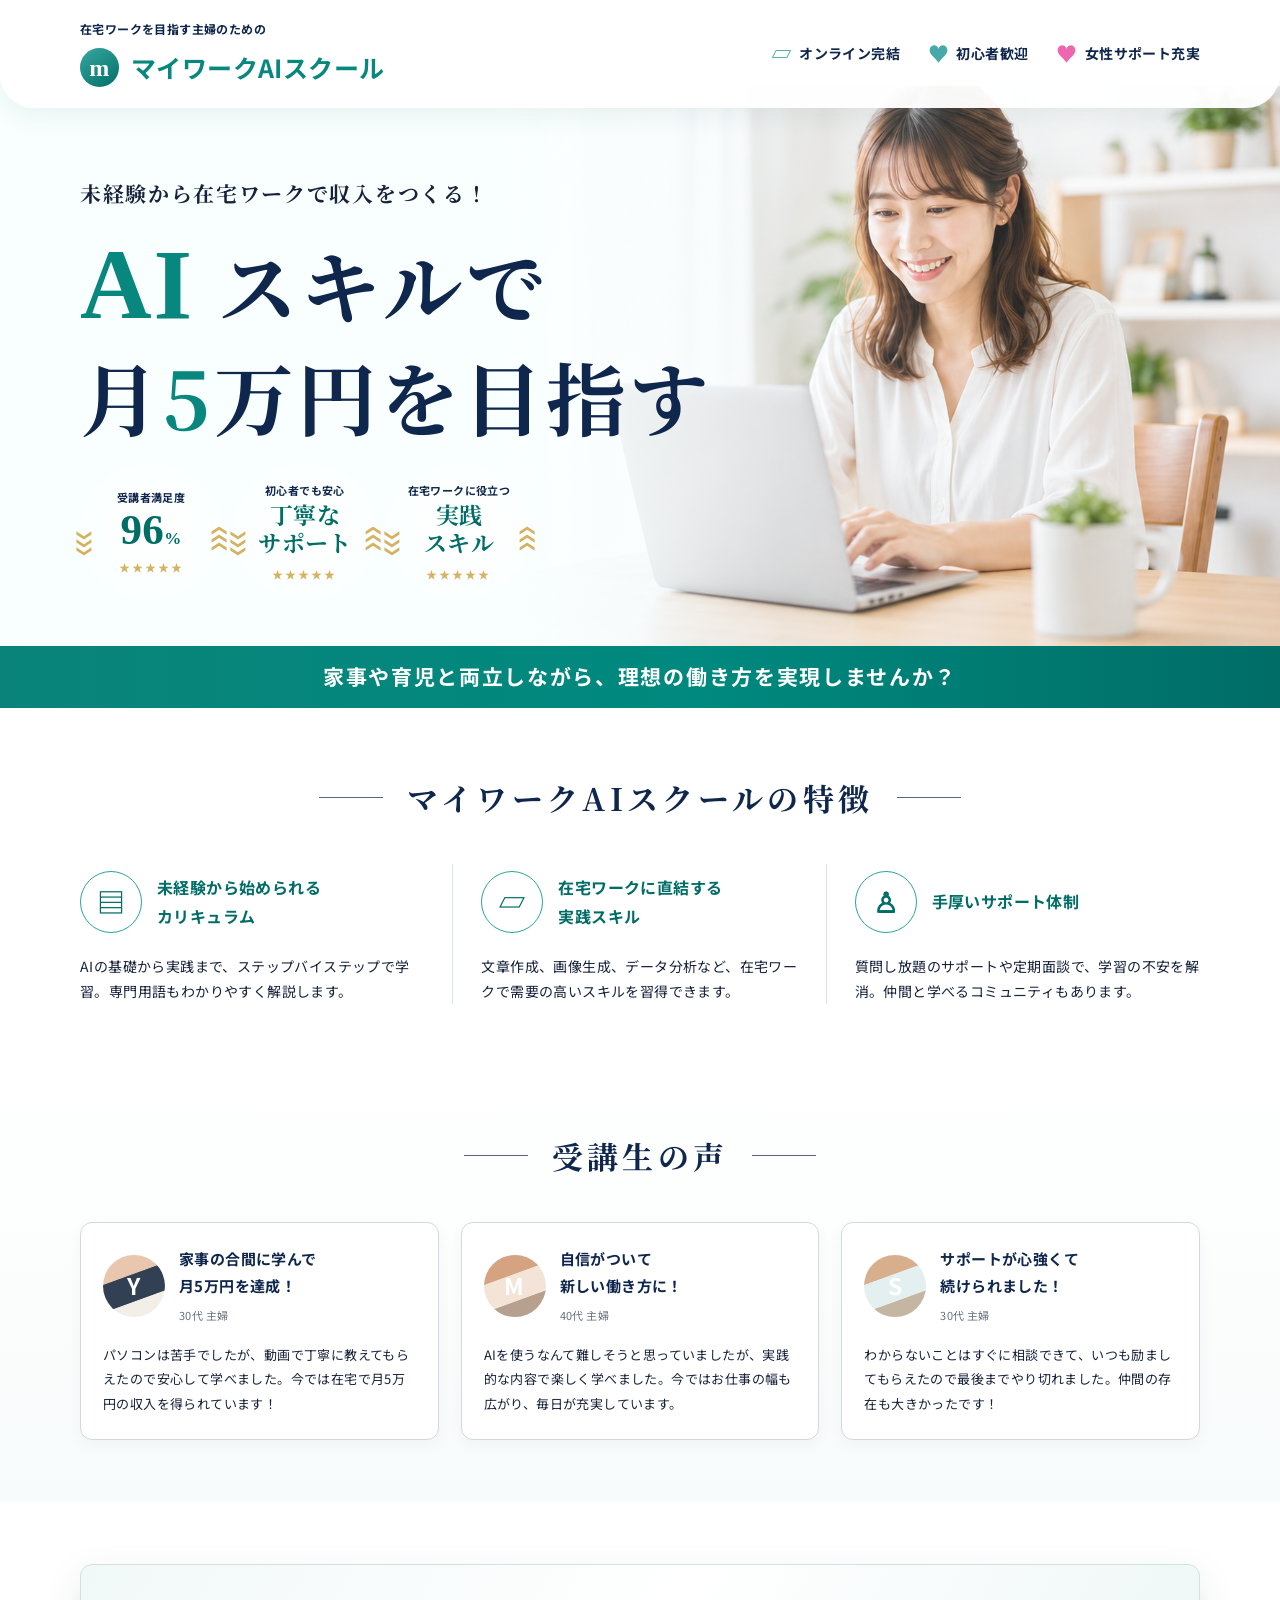
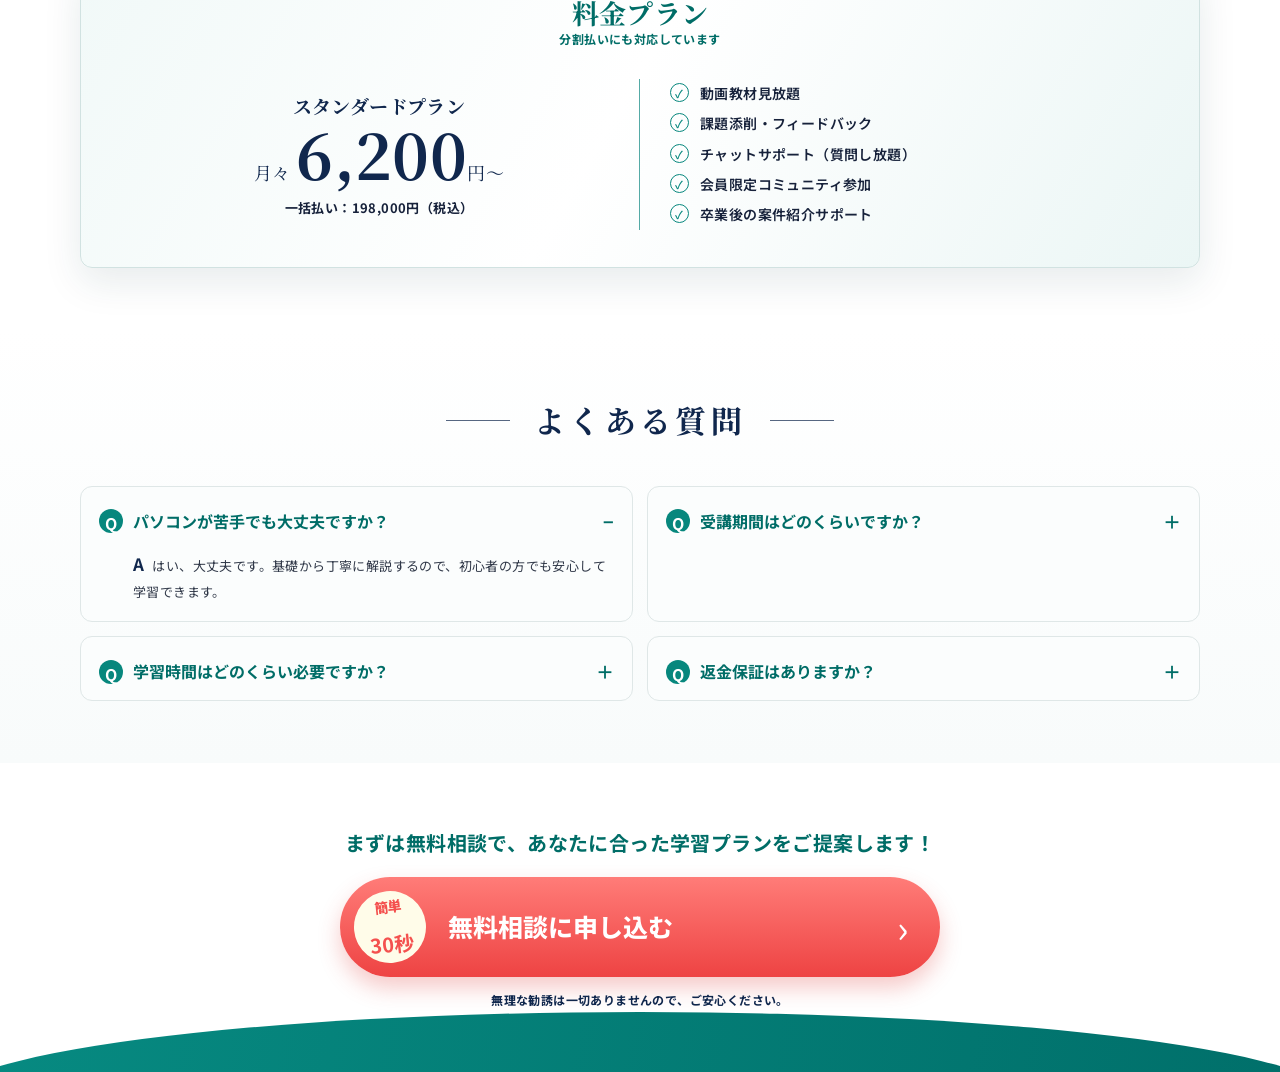
<file: index.html>
<!DOCTYPE html>
<html lang="ja">
<head>
  <meta charset="UTF-8">
  <meta name="viewport" content="width=device-width, initial-scale=1.0">
  <meta name="description" content="在宅ワークを目指す女性のためのマイワークAIスクール">
  <title>マイワークAIスクール</title>
  <link rel="preconnect" href="https://fonts.googleapis.com">
  <link rel="preconnect" href="https://fonts.gstatic.com" crossorigin>
  <link href="https://fonts.googleapis.com/css2?family=Noto+Sans+JP:wght@400;500;600;700;800&family=Noto+Serif+JP:wght@600;700;800&display=swap" rel="stylesheet">
  <style>
    :root {
      --navy: #10274d;
      --teal: #07877d;
      --teal-dark: #006d67;
      --teal-pale: #e9f5f3;
      --gold: #d4b260;
      --red: #f4514f;
      --ink: #17223b;
      --muted: #66717e;
      --line: #dbe5e5;
      --white: #fff;
      --shadow: 0 14px 38px rgba(18, 59, 69, .10);
    }

    * { box-sizing: border-box; }
    html { scroll-behavior: smooth; }
    body {
      margin: 0;
      color: var(--ink);
      background: #fff;
      font-family: "Noto Sans JP", sans-serif;
      line-height: 1.8;
      letter-spacing: .025em;
    }
    button, input, textarea { font: inherit; }
    a { color: inherit; text-decoration: none; }
    .container { width: min(1120px, calc(100% - 40px)); margin: 0 auto; }

    .site-header {
      position: relative;
      z-index: 5;
      background: rgba(255,255,255,.96);
      border-radius: 0 0 34px 34px;
      box-shadow: 0 8px 26px rgba(11, 71, 72, .07);
    }
    .header-inner {
      min-height: 108px;
      display: flex;
      align-items: center;
      justify-content: space-between;
      gap: 24px;
    }
    .eyebrow { margin: 0 0 6px; color: var(--navy); font-size: 12px; font-weight: 700; }
    .logo { display: flex; align-items: center; gap: 12px; color: var(--teal); font-size: 25px; font-weight: 700; }
    .logo-mark {
      display: grid;
      width: 39px; height: 39px;
      place-items: center;
      border-radius: 50%;
      color: white;
      background: linear-gradient(145deg, #37a79f, #006f69);
      font: 700 24px/1 Georgia, serif;
    }
    .header-points { display: flex; gap: 28px; color: var(--navy); font-size: 14px; font-weight: 700; }
    .header-points span { display: flex; align-items: center; gap: 7px; white-space: nowrap; }
    .header-points i { color: #47aaa9; font-size: 21px; font-style: normal; }
    .header-points span:last-child i { color: #ed67ae; }

    .hero {
      min-height: 560px;
      margin-top: -22px;
      background:
        linear-gradient(90deg, #f9ffff 0%, rgba(249,255,255,.97) 38%, rgba(249,255,255,.22) 61%, rgba(255,255,255,.05) 100%),
        url("hero-ai-school.png") center right / cover no-repeat;
    }
    .hero-inner { display: flex; min-height: 560px; align-items: center; }
    .hero-copy { width: 62%; padding: 70px 0 28px; }
    .hero-lead { margin: 0; font-family: "Noto Serif JP", serif; font-size: 21px; font-weight: 700; letter-spacing: .08em; }
    h1 {
      margin: 10px 0 18px;
      color: var(--navy);
      font-family: "Noto Serif JP", serif;
      font-size: clamp(48px, 6.2vw, 82px);
      line-height: 1.25;
      letter-spacing: .05em;
    }
    h1 .ai, h1 .price-num { color: var(--teal); }
    h1 .ai { font-size: 1.25em; font-family: Georgia, serif; letter-spacing: .02em; }
    .proofs { display: flex; align-items: stretch; gap: 12px; margin-top: 18px; }
    .proof {
      position: relative;
      display: grid;
      width: 142px; min-height: 115px;
      place-items: center;
      padding: 17px 12px 12px;
      text-align: center;
      background: radial-gradient(circle, rgba(255,255,255,.9), rgba(255,255,255,.25));
      border-radius: 50%;
    }
    .proof::before, .proof::after { content: "❯❯❯"; position: absolute; top: 47%; color: var(--gold); font-size: 15px; letter-spacing: -5px; transform: rotate(90deg); }
    .proof::before { left: -6px; }
    .proof::after { right: -6px; transform: rotate(-90deg); }
    .proof small { display: block; color: var(--navy); font-size: 11px; font-weight: 700; }
    .proof strong { display: block; color: var(--teal-dark); font-family: "Noto Serif JP", serif; font-size: 23px; line-height: 1.25; }
    .proof strong.big { font: 700 43px/1 Georgia, serif; }
    .proof strong.big em { font-size: 17px; font-style: normal; }
    .stars { color: var(--gold); font-size: 11px; letter-spacing: 2px; }
    .hero-band { padding: 12px 20px; color: white; background: linear-gradient(90deg, #0a847b, #00897e 55%, #006d67); text-align: center; font-size: 21px; font-weight: 700; letter-spacing: .08em; }

    section:not(.hero) { padding: 62px 0; }
    .soft-section { background: linear-gradient(180deg, #fff, #f8fbfb); }
    .section-title {
      display: flex;
      align-items: center;
      justify-content: center;
      gap: 24px;
      margin: 0 0 38px;
      color: var(--navy);
      font-family: "Noto Serif JP", serif;
      font-size: clamp(24px, 3vw, 31px);
      letter-spacing: .14em;
      text-align: center;
    }
    .section-title::before, .section-title::after { content: ""; width: 64px; height: 1px; background: var(--navy); opacity: .7; }
    .features { display: grid; grid-template-columns: repeat(3, 1fr); }
    .feature { padding: 0 28px; border-right: 1px solid var(--line); }
    .feature:first-child { padding-left: 0; }
    .feature:last-child { padding-right: 0; border: 0; }
    .feature-head { display: flex; align-items: center; gap: 15px; min-height: 76px; color: var(--teal-dark); font-weight: 700; }
    .icon-ring {
      display: grid;
      flex: 0 0 62px;
      width: 62px; height: 62px;
      place-items: center;
      border: 1px solid #2ba49d;
      border-radius: 50%;
      font-size: 28px;
      background: white;
    }
    .feature p { margin: 14px 0 0; font-size: 14px; }

    .voice-grid { display: grid; grid-template-columns: repeat(3, 1fr); gap: 22px; }
    .voice {
      padding: 22px;
      background: white;
      border: 1px solid #d2d9da;
      border-radius: 12px;
      box-shadow: 0 5px 14px rgba(16,39,77,.04);
    }
    .voice-person { display: flex; gap: 14px; align-items: center; }
    .avatar {
      display: grid; flex: 0 0 62px;
      width: 62px; height: 62px;
      place-items: center;
      border-radius: 50%;
      color: white;
      background: linear-gradient(160deg, #e9c7ae 35%, #314153 36% 68%, #f4eee9 69%);
      font-size: 23px; font-weight: 700;
    }
    .voice:nth-child(2) .avatar { background: linear-gradient(160deg, #d5a382 35%, #f4e3d7 36% 68%, #b7a08d 69%); }
    .voice:nth-child(3) .avatar { background: linear-gradient(160deg, #d8af8d 35%, #e3f0ef 36% 68%, #c5b5a3 69%); }
    .voice h3 { margin: 0; color: var(--navy); font-size: 15px; }
    .voice small { color: var(--muted); font-size: 11px; }
    .voice p { margin: 15px 0 0; font-size: 13px; line-height: 1.9; }

    .plan-wrap {
      padding: 30px 38px;
      border: 1px solid #d1e2e1;
      border-radius: 12px;
      background: linear-gradient(120deg, #f1f9f8, #fff 48%, #ebf6f5);
      box-shadow: var(--shadow);
    }
    .plan-heading { margin: 0 0 24px; color: var(--teal-dark); text-align: center; font-family: "Noto Serif JP", serif; font-size: 27px; line-height: 1.35; }
    .plan-heading small { display: block; font-family: "Noto Sans JP", sans-serif; font-size: 12px; }
    .plan { display: grid; grid-template-columns: 1fr 1fr; align-items: center; }
    .price { padding: 10px 30px; text-align: center; border-right: 1px solid #55aaa6; }
    .price h3 { margin: 0; color: var(--navy); font-family: "Noto Serif JP", serif; font-size: 19px; }
    .monthly { color: var(--navy); font-family: "Noto Serif JP", serif; font-size: 18px; }
    .monthly strong { font-size: 62px; line-height: 1; }
    .price p { margin: 8px 0 0; font-size: 13px; font-weight: 700; }
    .benefits { margin: 0; padding: 5px 25px 5px 60px; list-style: none; }
    .benefits li { position: relative; margin: 5px 0; font-size: 14px; font-weight: 600; }
    .benefits li::before { content: "✓"; position: absolute; left: -30px; top: 2px; display: grid; width: 17px; height: 17px; place-items: center; color: var(--teal); border: 1px solid var(--teal); border-radius: 50%; font-size: 11px; }

    .faq-grid { display: grid; grid-template-columns: 1fr 1fr; gap: 14px; }
    .faq { border: 1px solid #dfe7e7; border-radius: 12px; background: #fbfdfd; overflow: hidden; }
    .faq button { display: flex; width: 100%; align-items: center; gap: 10px; padding: 18px 18px 12px; color: var(--teal-dark); border: 0; background: transparent; text-align: left; font-weight: 700; cursor: pointer; }
    .faq button::before { content: "Q"; display: grid; flex: 0 0 24px; width: 24px; height: 24px; place-items: center; color: white; background: var(--teal); border-radius: 50%; }
    .faq button::after { content: "＋"; margin-left: auto; font-size: 18px; }
    .faq.open button::after { content: "−"; }
    .answer { display: none; padding: 0 20px 18px 52px; color: #303848; font-size: 13px; }
    .faq.open .answer { display: block; }
    .answer strong { margin-right: 8px; color: var(--navy); font-size: 17px; }

    .cta-section { position: relative; overflow: hidden; padding: 46px 0 105px; text-align: center; }
    .cta-section::after {
      content: ""; position: absolute; z-index: -1; bottom: -125px; left: -5%;
      width: 110%; height: 185px;
      border-radius: 50% 50% 0 0;
      background: linear-gradient(100deg, #078b82, #006e69);
    }
    .cta-lead { margin: 0 0 16px; color: var(--teal-dark); font-size: 20px; font-weight: 700; }
    .cta {
      display: inline-flex;
      min-width: min(600px, 95%);
      align-items: center;
      justify-content: center;
      gap: 22px;
      padding: 14px 32px 14px 14px;
      border: 0;
      border-radius: 50px;
      color: white;
      background: linear-gradient(180deg, #ff7c78, #ee4343);
      box-shadow: 0 11px 22px rgba(222, 63, 60, .28);
      font-size: 25px;
      font-weight: 800;
      cursor: pointer;
      transition: transform .2s, box-shadow .2s;
    }
    .cta:hover { transform: translateY(-3px); box-shadow: 0 15px 30px rgba(222,63,60,.38); }
    .cta-badge { display: grid; width: 72px; height: 72px; place-items: center; color: var(--red); background: #fffce9; border-radius: 50%; font-size: 14px; line-height: 1.25; transform: rotate(-6deg); }
    .cta-badge strong { display: block; font-size: 20px; }
    .arrow { margin-left: auto; font-size: 38px; font-weight: 400; }
    .fine-print { margin: 12px 0 0; color: var(--navy); font-size: 12px; font-weight: 700; }

    .dialog { width: min(520px, calc(100% - 30px)); padding: 0; border: 0; border-radius: 18px; box-shadow: 0 25px 70px rgba(7, 43, 54, .3); }
    .dialog::backdrop { background: rgba(9, 36, 48, .55); backdrop-filter: blur(3px); }
    .dialog-inner { padding: 30px; }
    .dialog h2 { margin: 0 0 8px; color: var(--teal-dark); font-family: "Noto Serif JP", serif; }
    .dialog p { margin: 0 0 20px; color: var(--muted); font-size: 13px; }
    .form-row { display: grid; gap: 6px; margin: 13px 0; text-align: left; }
    .form-row label { font-size: 12px; font-weight: 700; }
    .form-row input, .form-row textarea { width: 100%; padding: 11px 13px; border: 1px solid #cedbdb; border-radius: 7px; outline-color: var(--teal); }
    .form-actions { display: flex; gap: 10px; margin-top: 20px; }
    .submit, .close { flex: 1; padding: 11px; border-radius: 8px; font-weight: 700; cursor: pointer; }
    .submit { color: white; border: 0; background: var(--teal); }
    .close { color: var(--muted); border: 1px solid #ccd5d5; background: white; }
    .thanks { display: none; padding: 38px 20px; text-align: center; }

    @media (max-width: 800px) {
      .container { width: min(100% - 28px, 620px); }
      .site-header { border-radius: 0 0 20px 20px; }
      .header-inner { min-height: 78px; }
      .eyebrow { display: none; }
      .logo { font-size: 18px; }
      .logo-mark { width: 32px; height: 32px; font-size: 19px; }
      .header-points span:not(:first-child) { display: none; }
      .header-points { font-size: 11px; }
      .hero { min-height: 680px; margin-top: -10px; background: linear-gradient(180deg, rgba(249,255,255,.97) 0 50%, rgba(249,255,255,.12) 70%), url("hero-ai-school.png") 63% bottom / auto 66% no-repeat; }
      .hero-inner { min-height: 680px; align-items: flex-start; }
      .hero-copy { width: 100%; padding-top: 48px; text-align: center; }
      .hero-lead { font-size: 15px; }
      h1 { margin: 6px 0 4px; font-size: clamp(38px, 12vw, 58px); }
      .proofs { justify-content: center; gap: 0; transform: scale(.82); transform-origin: top center; }
      .proof { width: 125px; }
      .hero-band { font-size: 15px; line-height: 1.6; }
      section:not(.hero) { padding: 48px 0; }
      .section-title { gap: 12px; margin-bottom: 28px; font-size: 21px; }
      .section-title::before, .section-title::after { width: 26px; }
      .features, .voice-grid, .plan, .faq-grid { grid-template-columns: 1fr; }
      .feature, .feature:first-child, .feature:last-child { padding: 18px 0; border-right: 0; border-bottom: 1px solid var(--line); }
      .feature:last-child { border-bottom: 0; }
      .voice-grid { gap: 14px; }
      .plan-wrap { padding: 24px 18px; }
      .price { padding: 0 0 22px; border-right: 0; border-bottom: 1px solid #55aaa6; }
      .monthly strong { font-size: 52px; }
      .benefits { padding: 20px 0 0 42px; }
      .faq-grid { gap: 10px; }
      .cta-lead { font-size: 16px; }
      .cta { gap: 10px; padding-right: 14px; font-size: 18px; }
      .cta-badge { width: 61px; height: 61px; font-size: 11px; }
      .cta-badge strong { font-size: 17px; }
      .arrow { font-size: 27px; }
    }

    @media (max-width: 420px) {
      .header-points { display: none; }
      .proofs { margin: 15px -35px 0; transform: scale(.71); }
      .hero { min-height: 630px; }
      .hero-inner { min-height: 630px; }
      .hero-copy { padding-top: 42px; }
      .cta { min-width: 100%; font-size: 16px; }
    }
  </style>
</head>
<body>
  <header class="site-header">
    <div class="container header-inner">
      <div>
        <p class="eyebrow">在宅ワークを目指す主婦のための</p>
        <a href="#" class="logo" aria-label="マイワークAIスクール トップ">
          <span class="logo-mark">m</span>
          <span>マイワークAIスクール</span>
        </a>
      </div>
      <div class="header-points" aria-label="スクールのポイント">
        <span><i>▱</i>オンライン完結</span>
        <span><i>♥</i>初心者歓迎</span>
        <span><i>♥</i>女性サポート充実</span>
      </div>
    </div>
  </header>

  <main>
    <section class="hero">
      <div class="container hero-inner">
        <div class="hero-copy">
          <p class="hero-lead">未経験から在宅ワークで収入をつくる！</p>
          <h1><span class="ai">AI</span> スキルで<br>月<span class="price-num">5</span>万円を目指す</h1>
          <div class="proofs" aria-label="実績">
            <div class="proof"><div><small>受講者満足度</small><strong class="big">96<em>%</em></strong><span class="stars">★★★★★</span></div></div>
            <div class="proof"><div><small>初心者でも安心</small><strong>丁寧な<br>サポート</strong><span class="stars">★★★★★</span></div></div>
            <div class="proof"><div><small>在宅ワークに役立つ</small><strong>実践<br>スキル</strong><span class="stars">★★★★★</span></div></div>
          </div>
        </div>
      </div>
    </section>
    <div class="hero-band">家事や育児と両立しながら、理想の働き方を実現しませんか？</div>

    <section>
      <div class="container">
        <h2 class="section-title">マイワークAIスクールの特徴</h2>
        <div class="features">
          <article class="feature">
            <div class="feature-head"><span class="icon-ring">▤</span><span>未経験から始められる<br>カリキュラム</span></div>
            <p>AIの基礎から実践まで、ステップバイステップで学習。専門用語もわかりやすく解説します。</p>
          </article>
          <article class="feature">
            <div class="feature-head"><span class="icon-ring">▱</span><span>在宅ワークに直結する<br>実践スキル</span></div>
            <p>文章作成、画像生成、データ分析など、在宅ワークで需要の高いスキルを習得できます。</p>
          </article>
          <article class="feature">
            <div class="feature-head"><span class="icon-ring">♙</span><span>手厚いサポート体制</span></div>
            <p>質問し放題のサポートや定期面談で、学習の不安を解消。仲間と学べるコミュニティもあります。</p>
          </article>
        </div>
      </div>
    </section>

    <section class="soft-section">
      <div class="container">
        <h2 class="section-title">受講生の声</h2>
        <div class="voice-grid">
          <article class="voice">
            <div class="voice-person"><span class="avatar">Y</span><div><h3>家事の合間に学んで<br>月5万円を達成！</h3><small>30代 主婦</small></div></div>
            <p>パソコンは苦手でしたが、動画で丁寧に教えてもらえたので安心して学べました。今では在宅で月5万円の収入を得られています！</p>
          </article>
          <article class="voice">
            <div class="voice-person"><span class="avatar">M</span><div><h3>自信がついて<br>新しい働き方に！</h3><small>40代 主婦</small></div></div>
            <p>AIを使うなんて難しそうと思っていましたが、実践的な内容で楽しく学べました。今ではお仕事の幅も広がり、毎日が充実しています。</p>
          </article>
          <article class="voice">
            <div class="voice-person"><span class="avatar">S</span><div><h3>サポートが心強くて<br>続けられました！</h3><small>30代 主婦</small></div></div>
            <p>わからないことはすぐに相談できて、いつも励ましてもらえたので最後までやり切れました。仲間の存在も大きかったです！</p>
          </article>
        </div>
      </div>
    </section>

    <section>
      <div class="container plan-wrap">
        <h2 class="plan-heading">料金プラン<small>分割払いにも対応しています</small></h2>
        <div class="plan">
          <div class="price">
            <h3>スタンダードプラン</h3>
            <div class="monthly">月々 <strong>6,200</strong>円〜</div>
            <p>一括払い：198,000円（税込）</p>
          </div>
          <ul class="benefits">
            <li>動画教材見放題</li>
            <li>課題添削・フィードバック</li>
            <li>チャットサポート（質問し放題）</li>
            <li>会員限定コミュニティ参加</li>
            <li>卒業後の案件紹介サポート</li>
          </ul>
        </div>
      </div>
    </section>

    <section class="soft-section">
      <div class="container">
        <h2 class="section-title">よくある質問</h2>
        <div class="faq-grid">
          <div class="faq open">
            <button type="button" aria-expanded="true">パソコンが苦手でも大丈夫ですか？</button>
            <div class="answer"><strong>A</strong>はい、大丈夫です。基礎から丁寧に解説するので、初心者の方でも安心して学習できます。</div>
          </div>
          <div class="faq">
            <button type="button" aria-expanded="false">受講期間はどのくらいですか？</button>
            <div class="answer"><strong>A</strong>標準学習期間は3ヶ月です。期間終了後もサポートや教材の閲覧は可能です。</div>
          </div>
          <div class="faq">
            <button type="button" aria-expanded="false">学習時間はどのくらい必要ですか？</button>
            <div class="answer"><strong>A</strong>1日1〜2時間、スキマ時間での学習でOKです。ご自身のペースで進められます。</div>
          </div>
          <div class="faq">
            <button type="button" aria-expanded="false">返金保証はありますか？</button>
            <div class="answer"><strong>A</strong>受講開始から8日以内であれば、条件に基づき全額返金保証をご利用いただけます。</div>
          </div>
        </div>
      </div>
    </section>

    <section class="cta-section" id="consultation">
      <div class="container">
        <p class="cta-lead">まずは無料相談で、あなたに合った学習プランをご提案します！</p>
        <button class="cta" type="button" id="open-dialog">
          <span class="cta-badge">簡単<strong>30秒</strong></span>
          <span>無料相談に申し込む</span>
          <span class="arrow">›</span>
        </button>
        <p class="fine-print">無理な勧誘は一切ありませんので、ご安心ください。</p>
      </div>
    </section>
  </main>

  <dialog class="dialog" id="consult-dialog">
    <div class="dialog-inner" id="form-area">
      <h2>無料相談のお申し込み</h2>
      <p>担当スタッフより、通常1営業日以内にご連絡します。</p>
      <form id="consult-form">
        <div class="form-row"><label for="name">お名前</label><input id="name" name="name" required placeholder="山田 花子"></div>
        <div class="form-row"><label for="email">メールアドレス</label><input id="email" name="email" type="email" required placeholder="you@example.com"></div>
        <div class="form-row"><label for="message">ご相談内容（任意）</label><textarea id="message" name="message" rows="3" placeholder="現在のお悩みやご希望をお聞かせください"></textarea></div>
        <div class="form-actions"><button class="close" type="button">閉じる</button><button class="submit" type="submit">申し込む</button></div>
      </form>
    </div>
    <div class="thanks" id="thanks"><h2>お申し込みありがとうございます</h2><p>内容を確認のうえ、担当スタッフよりご連絡します。</p><button class="submit close" type="button">閉じる</button></div>
  </dialog>

  <script>
    document.querySelectorAll(".faq button").forEach((button) => {
      button.addEventListener("click", () => {
        const item = button.closest(".faq");
        item.classList.toggle("open");
        button.setAttribute("aria-expanded", item.classList.contains("open"));
      });
    });

    const dialog = document.getElementById("consult-dialog");
    document.getElementById("open-dialog").addEventListener("click", () => dialog.showModal());
    document.querySelectorAll(".close").forEach((button) => button.addEventListener("click", () => dialog.close()));
    dialog.addEventListener("click", (event) => {
      if (event.target === dialog) dialog.close();
    });
    document.getElementById("consult-form").addEventListener("submit", (event) => {
      event.preventDefault();
      document.getElementById("form-area").style.display = "none";
      document.getElementById("thanks").style.display = "block";
    });
  </script>
</body>
</html>
</file>
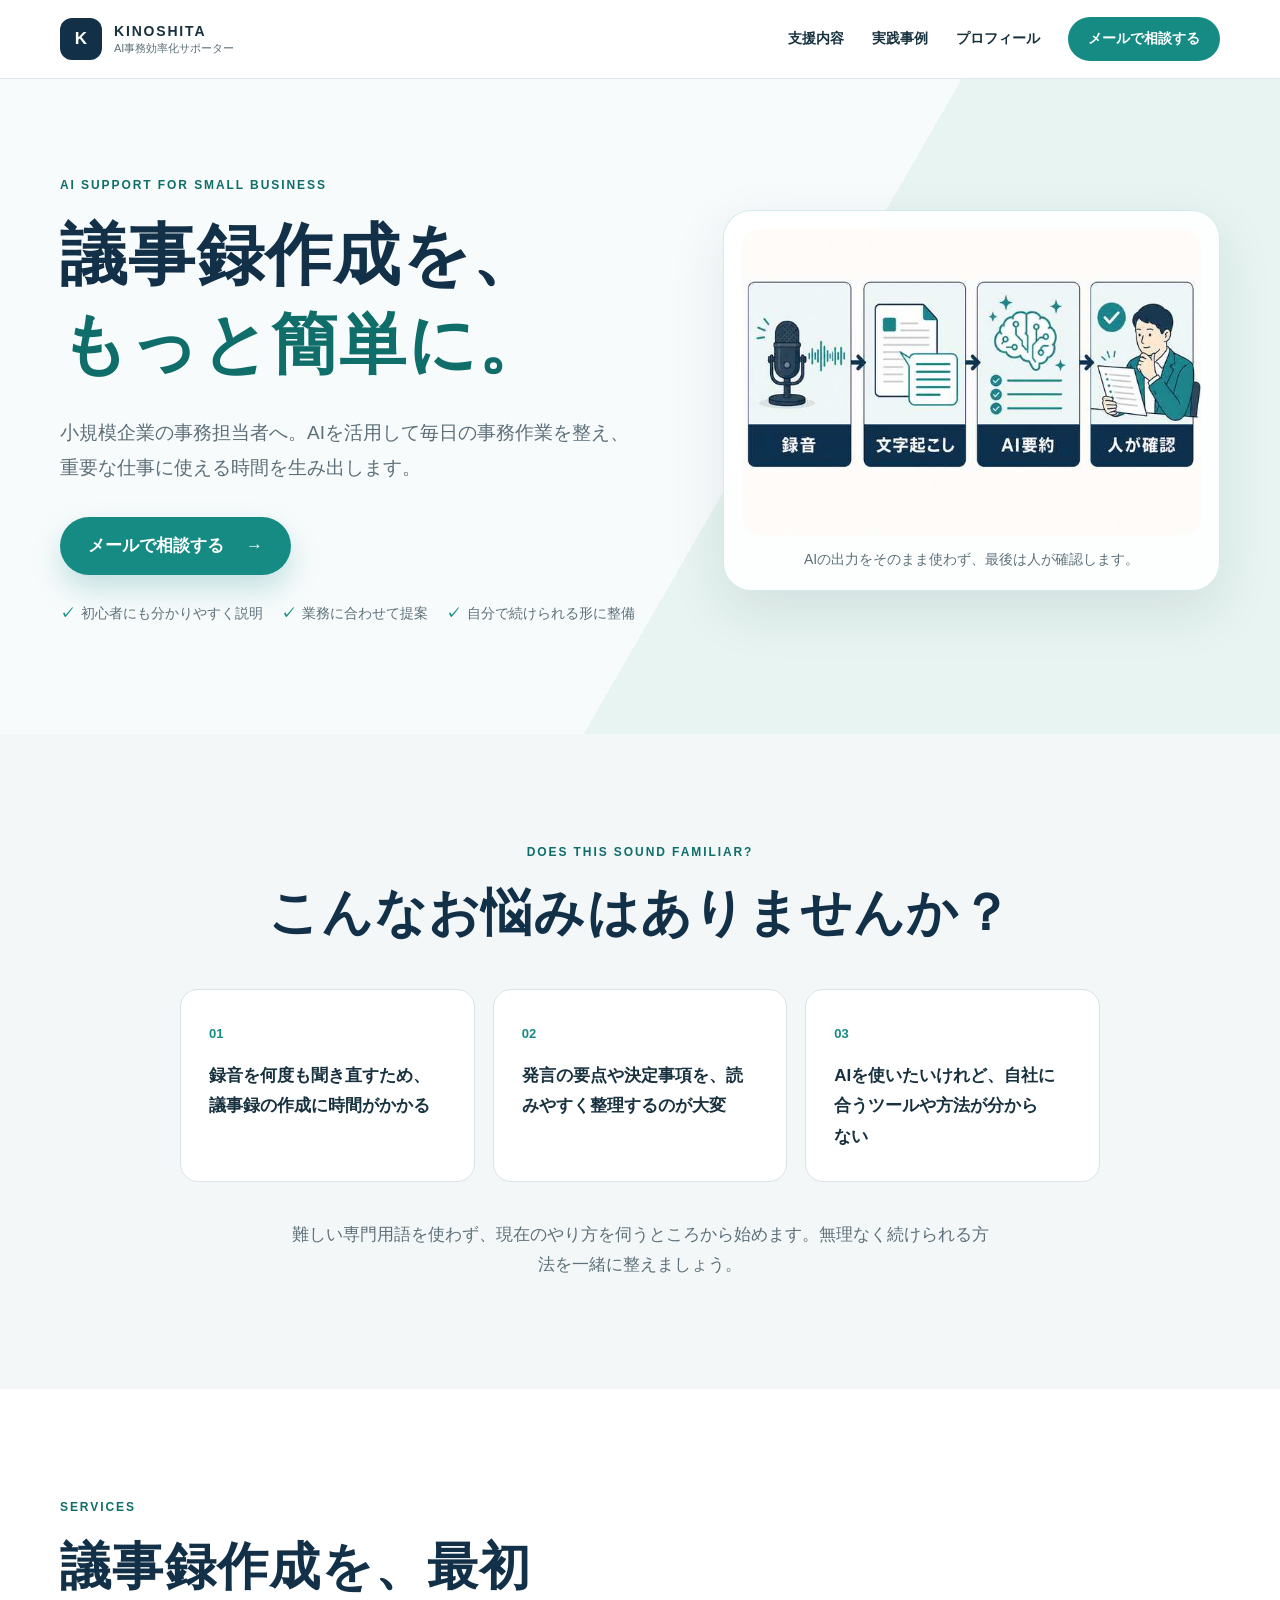
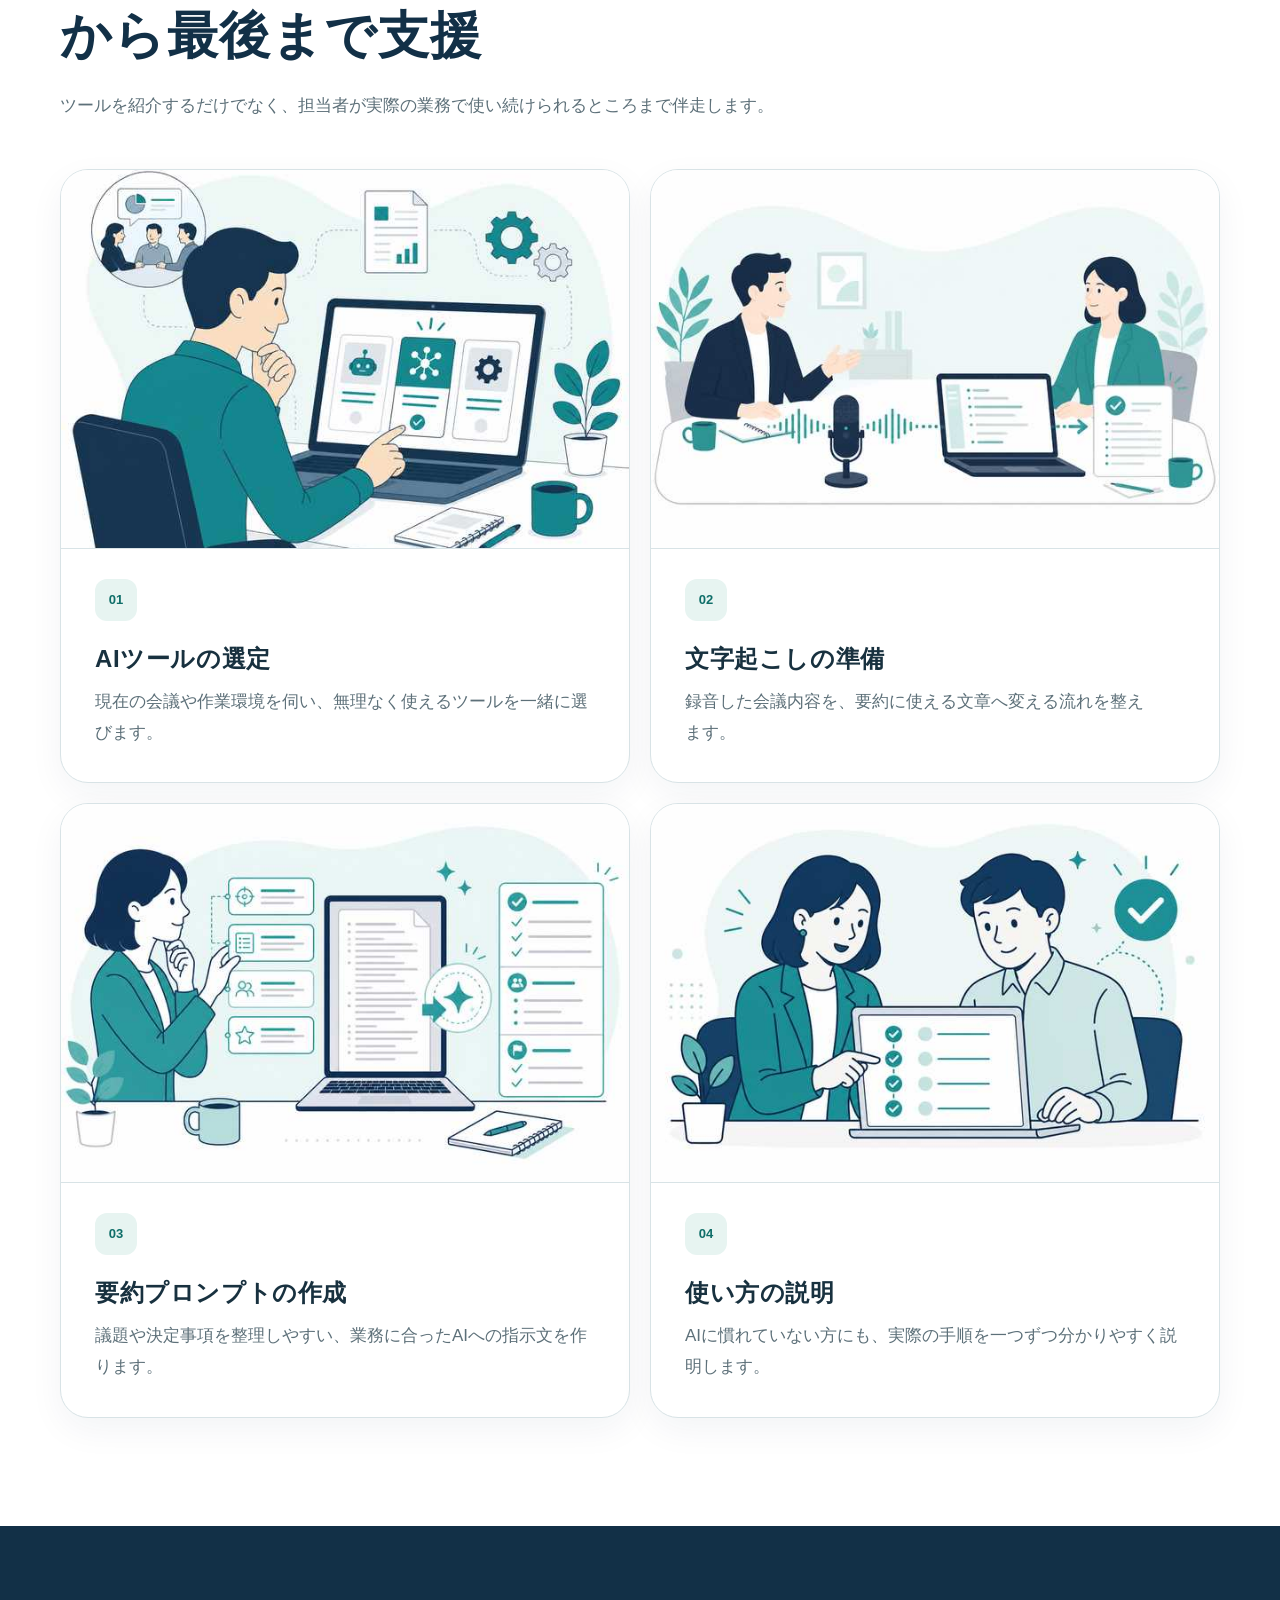
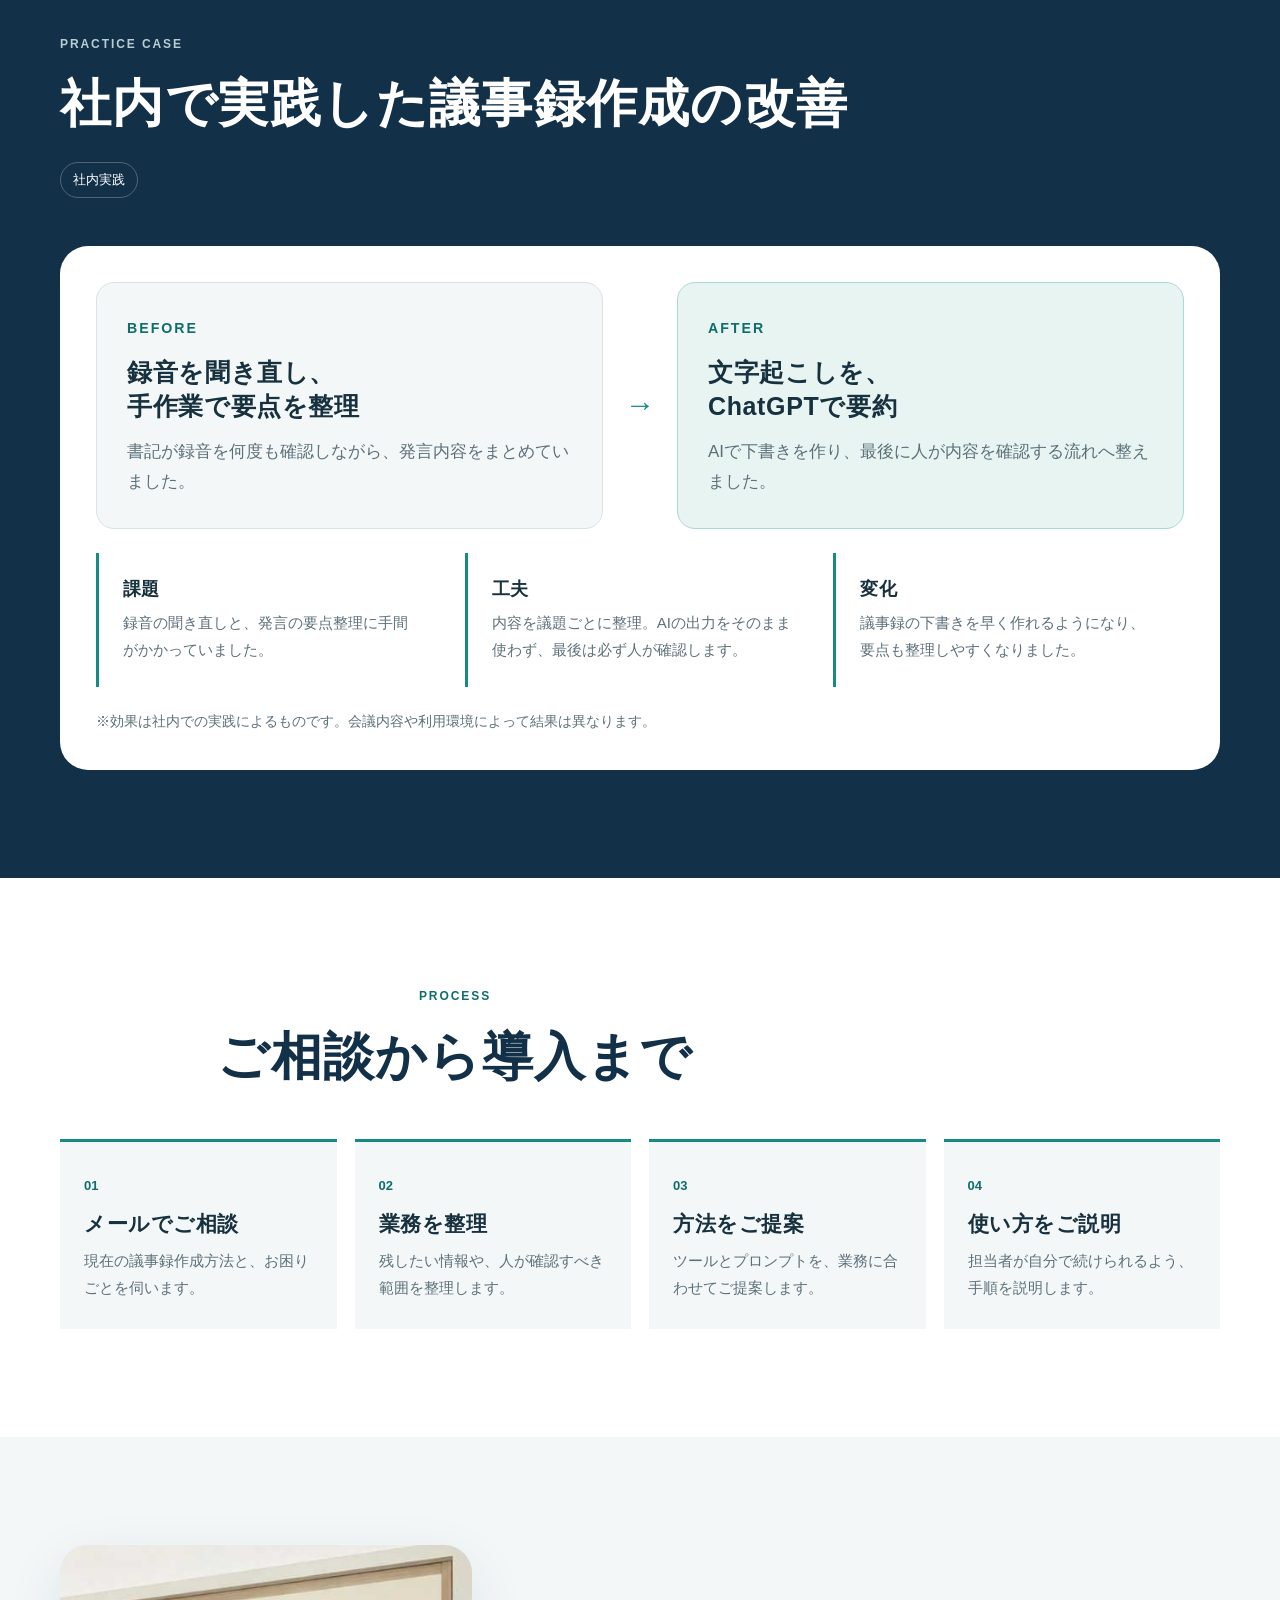
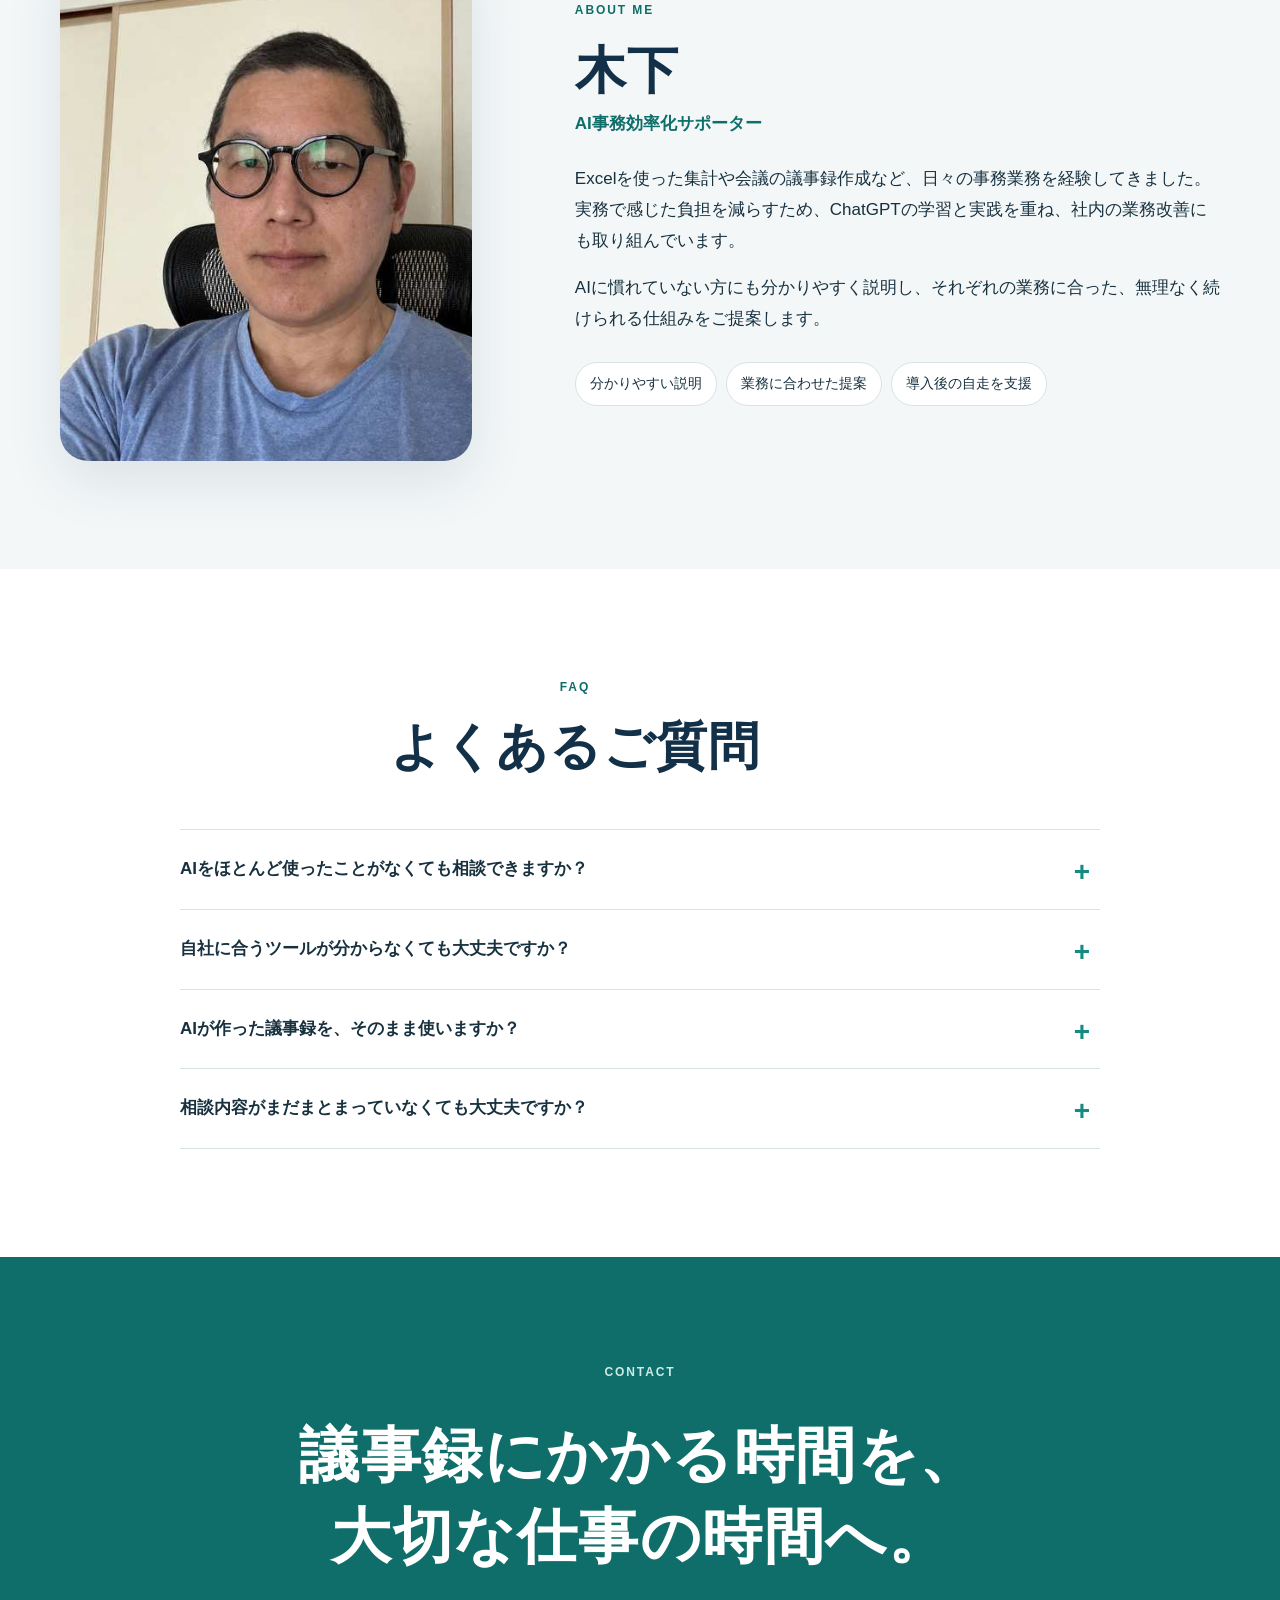
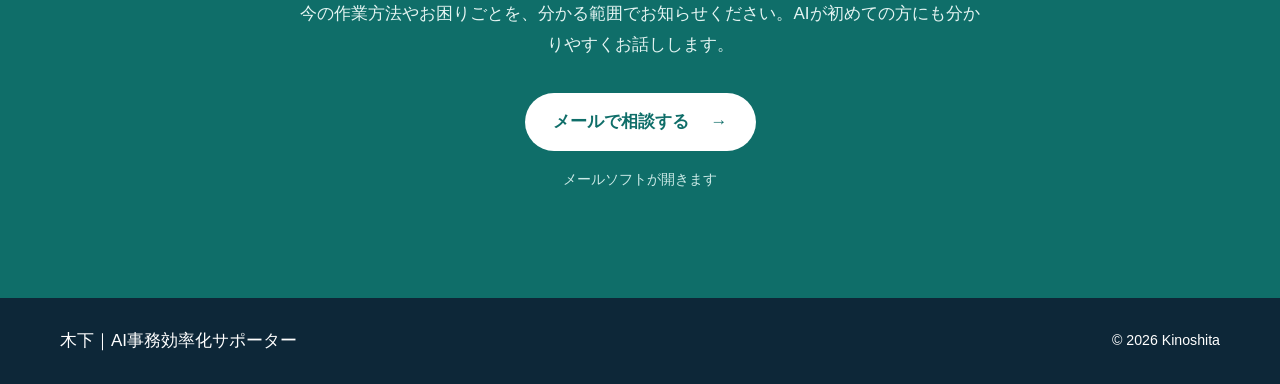
<file: portfolio/index.html>
<!doctype html>
<html lang="ja">
  <head>
    <meta charset="UTF-8">
    <meta name="viewport" content="width=device-width, initial-scale=1.0">
    <meta name="description" content="小規模企業の事務担当者へ。AIを活用した議事録作成の効率化を、木下が初心者にも分かりやすく支援します。">
    <title>木下｜AI事務効率化サポーター</title>
    <link rel="stylesheet" href="styles.css">
    <script src="script.js" defer></script>
  </head>
  <body>
    <a class="skip-link" href="#main">本文へ移動</a>

    <header class="site-header" data-header>
      <div class="container header-inner">
        <a class="brand" href="#top" aria-label="ページ上部へ戻る">
          <span class="brand-mark" aria-hidden="true">K</span>
          <span><strong>KINOSHITA</strong><small>AI事務効率化サポーター</small></span>
        </a>
        <button class="menu-button" type="button" aria-expanded="false" aria-controls="global-nav" data-menu-button>
          <span></span><span></span><span></span><span class="sr-only">メニューを開く</span>
        </button>
        <nav class="global-nav" id="global-nav" aria-label="メインメニュー" data-menu>
          <a href="#services">支援内容</a><a href="#case">実践事例</a><a href="#profile">プロフィール</a>
          <a class="nav-cta" href="mailto:toshi.melcy39@gmail.com">メールで相談する</a>
        </nav>
      </div>
    </header>

    <main id="main">
      <section class="hero" id="top">
        <div class="container hero-grid">
          <div class="hero-copy">
            <p class="eyebrow">AI SUPPORT FOR SMALL BUSINESS</p>
            <h1>議事録作成を、<br><span>もっと簡単に。</span></h1>
            <p class="hero-lead">小規模企業の事務担当者へ。AIを活用して毎日の事務作業を整え、重要な仕事に使える時間を生み出します。</p>
            <a class="button button-primary" href="mailto:toshi.melcy39@gmail.com">メールで相談する <span aria-hidden="true">→</span></a>
            <ul class="trust-list"><li>初心者にも分かりやすく説明</li><li>業務に合わせて提案</li><li>自分で続けられる形に整備</li></ul>
          </div>
          <figure class="hero-visual">
            <img src="assets/works/ai-meeting-minutes-workflow.jpg?v=20260812b" width="1536" height="1024" alt="録音、文字起こし、AI要約、人が確認の順で議事録を作成する流れ">
            <figcaption>AIの出力をそのまま使わず、最後は人が確認します。</figcaption>
          </figure>
        </div>
      </section>

      <section class="section problems" aria-labelledby="problems-title">
        <div class="container narrow">
          <p class="eyebrow centered">DOES THIS SOUND FAMILIAR?</p>
          <h2 id="problems-title">こんなお悩みはありませんか？</h2>
          <div class="problem-grid">
            <article><span>01</span><p>録音を何度も聞き直すため、議事録の作成に時間がかかる</p></article>
            <article><span>02</span><p>発言の要点や決定事項を、読みやすく整理するのが大変</p></article>
            <article><span>03</span><p>AIを使いたいけれど、自社に合うツールや方法が分からない</p></article>
          </div>
          <p class="section-message">難しい専門用語を使わず、現在のやり方を伺うところから始めます。無理なく続けられる方法を一緒に整えましょう。</p>
        </div>
      </section>

      <section class="section services" id="services" aria-labelledby="services-title">
        <div class="container">
          <div class="section-heading"><p class="eyebrow">SERVICES</p><h2 id="services-title">議事録作成を、最初から最後まで支援</h2><p>ツールを紹介するだけでなく、担当者が実際の業務で使い続けられるところまで伴走します。</p></div>
          <div class="service-grid">
            <article class="service-card"><img class="service-image" src="assets/works/service-ai-tool-selection.jpg?v=20260812b" width="1536" height="1024" alt="複数の候補から業務に合うAIツールを選ぶ様子"><div class="service-card-body"><span>01</span><h3>AIツールの選定</h3><p>現在の会議や作業環境を伺い、無理なく使えるツールを一緒に選びます。</p></div></article>
            <article class="service-card"><img class="service-image" src="assets/works/service-transcription.jpg?v=20260812b" width="1536" height="1024" alt="会議の録音を文字起こしして文書にする様子"><div class="service-card-body"><span>02</span><h3>文字起こしの準備</h3><p>録音した会議内容を、要約に使える文章へ変える流れを整えます。</p></div></article>
            <article class="service-card"><img class="service-image" src="assets/works/service-summary-prompt.jpg?v=20260812b" width="1536" height="1024" alt="長い会議記録をAIで整理しやすい項目にまとめる様子"><div class="service-card-body"><span>03</span><h3>要約プロンプトの作成</h3><p>議題や決定事項を整理しやすい、業務に合ったAIへの指示文を作ります。</p></div></article>
            <article class="service-card"><img class="service-image" src="assets/works/service-guidance.jpg?v=20260812b" width="1536" height="1024" alt="担当者へAIの操作手順を分かりやすく説明する様子"><div class="service-card-body"><span>04</span><h3>使い方の説明</h3><p>AIに慣れていない方にも、実際の手順を一つずつ分かりやすく説明します。</p></div></article>
          </div>
        </div>
      </section>

      <section class="section case" id="case" aria-labelledby="case-title">
        <div class="container">
          <div class="section-heading"><p class="eyebrow">PRACTICE CASE</p><h2 id="case-title">社内で実践した議事録作成の改善</h2><p class="case-label">社内実践</p></div>
          <div class="case-grid">
            <div class="case-flow" aria-label="改善前と改善後の比較">
              <div><small>BEFORE</small><h3>録音を聞き直し、<br>手作業で要点を整理</h3><p>書記が録音を何度も確認しながら、発言内容をまとめていました。</p></div>
              <span class="case-arrow" aria-hidden="true">→</span>
              <div class="after"><small>AFTER</small><h3>文字起こしを、<br>ChatGPTで要約</h3><p>AIで下書きを作り、最後に人が内容を確認する流れへ整えました。</p></div>
            </div>
            <div class="case-details">
              <article><h3>課題</h3><p>録音の聞き直しと、発言の要点整理に手間がかかっていました。</p></article>
              <article><h3>工夫</h3><p>内容を議題ごとに整理。AIの出力をそのまま使わず、最後は必ず人が確認します。</p></article>
              <article><h3>変化</h3><p>議事録の下書きを早く作れるようになり、要点も整理しやすくなりました。</p></article>
            </div>
            <p class="case-note">※効果は社内での実践によるものです。会議内容や利用環境によって結果は異なります。</p>
          </div>
        </div>
      </section>

      <section class="section process" aria-labelledby="process-title">
        <div class="container">
          <div class="section-heading centered-heading"><p class="eyebrow">PROCESS</p><h2 id="process-title">ご相談から導入まで</h2></div>
          <ol class="process-grid">
            <li><span>01</span><h3>メールでご相談</h3><p>現在の議事録作成方法と、お困りごとを伺います。</p></li>
            <li><span>02</span><h3>業務を整理</h3><p>残したい情報や、人が確認すべき範囲を整理します。</p></li>
            <li><span>03</span><h3>方法をご提案</h3><p>ツールとプロンプトを、業務に合わせてご提案します。</p></li>
            <li><span>04</span><h3>使い方をご説明</h3><p>担当者が自分で続けられるよう、手順を説明します。</p></li>
          </ol>
        </div>
      </section>

      <section class="section profile" id="profile" aria-labelledby="profile-title">
        <div class="container profile-grid">
          <div class="profile-visual"><img src="assets/works/profile-photo-smile.jpg?v=20260812b" width="1088" height="1450" alt="微笑んでいるAI事務効率化サポーターの木下"></div>
          <div class="profile-copy"><p class="eyebrow">ABOUT ME</p><h2 id="profile-title">木下</h2><p class="profile-role">AI事務効率化サポーター</p><p>Excelを使った集計や会議の議事録作成など、日々の事務業務を経験してきました。実務で感じた負担を減らすため、ChatGPTの学習と実践を重ね、社内の業務改善にも取り組んでいます。</p><p>AIに慣れていない方にも分かりやすく説明し、それぞれの業務に合った、無理なく続けられる仕組みをご提案します。</p><ul class="strength-list"><li>分かりやすい説明</li><li>業務に合わせた提案</li><li>導入後の自走を支援</li></ul></div>
        </div>
      </section>

      <section class="section faq" aria-labelledby="faq-title">
        <div class="container narrow"><div class="section-heading centered-heading"><p class="eyebrow">FAQ</p><h2 id="faq-title">よくあるご質問</h2></div>
          <details><summary>AIをほとんど使ったことがなくても相談できますか？</summary><p>はい。専門用語を避け、基本の操作から一つずつご説明します。</p></details>
          <details><summary>自社に合うツールが分からなくても大丈夫ですか？</summary><p>はい。現在の会議環境や作業方法を伺ったうえで、使い続けやすい方法を一緒に考えます。</p></details>
          <details><summary>AIが作った議事録を、そのまま使いますか？</summary><p>いいえ。聞き間違いや要約漏れの可能性があるため、最後は人が確認する流れを大切にしています。機密情報の扱いも、利用するツールの規約や社内ルールを確認して進めます。</p></details>
          <details><summary>相談内容がまだまとまっていなくても大丈夫ですか？</summary><p>はい。「議事録に時間がかかっている」という段階から、メールでお気軽にご相談ください。</p></details>
        </div>
      </section>

      <section class="contact" id="contact" aria-labelledby="contact-title">
        <div class="container contact-inner"><p class="eyebrow">CONTACT</p><h2 id="contact-title">議事録にかかる時間を、<br>大切な仕事の時間へ。</h2><p>今の作業方法やお困りごとを、分かる範囲でお知らせください。AIが初めての方にも分かりやすくお話しします。</p><a class="button button-light" href="mailto:toshi.melcy39@gmail.com">メールで相談する <span aria-hidden="true">→</span></a><small>メールソフトが開きます</small></div>
      </section>
    </main>
    <footer class="site-footer"><div class="container"><p>木下｜AI事務効率化サポーター</p><small>© <span data-year></span> Kinoshita</small></div></footer>
  </body>
</html>
</file>
<file: portfolio/styles.css>
:root{--navy:#123047;--navy-2:#1b4058;--teal:#168b84;--teal-dark:#0f6e69;--mint:#e7f4f1;--paper:#fff;--mist:#f3f7f8;--ink:#18313f;--muted:#5d7079;--line:#d8e3e6;--shadow:0 20px 55px rgba(18,48,71,.1);--radius-lg:28px;--radius-md:18px;--container:1160px}
*{box-sizing:border-box}html{scroll-behavior:smooth}body{margin:0;color:var(--ink);background:var(--paper);font-family:-apple-system,BlinkMacSystemFont,"Hiragino Kaku Gothic ProN","Yu Gothic",YuGothic,"Noto Sans JP","Segoe UI",sans-serif;font-size:17px;line-height:1.8;line-break:strict;overflow-wrap:anywhere;word-break:normal}img{display:block;max-width:100%}a{color:inherit}button,a{-webkit-tap-highlight-color:transparent}a:focus-visible,button:focus-visible,summary:focus-visible{outline:3px solid #f2a900;outline-offset:4px}h1,h2,h3,p{margin-top:0}h1,h2,h3{line-height:1.35;letter-spacing:.025em;text-wrap:balance}p{text-wrap:pretty}.container{width:min(calc(100% - 48px),var(--container));margin-inline:auto}.narrow{max-width:920px}.section{padding:108px 0}.sr-only{position:absolute;width:1px;height:1px;padding:0;margin:-1px;overflow:hidden;clip:rect(0,0,0,0);white-space:nowrap;border:0}.skip-link{position:fixed;top:8px;left:8px;z-index:100;padding:10px 16px;color:#fff;background:var(--navy);transform:translateY(-150%)}.skip-link:focus{transform:translateY(0)}.eyebrow{margin-bottom:14px;color:var(--teal-dark);font-size:12px;font-weight:800;letter-spacing:.16em}.centered,.centered-heading{text-align:center}
.site-header{position:sticky;top:0;z-index:30;border-bottom:1px solid rgba(216,227,230,.85);background:rgba(255,255,255,.94);backdrop-filter:blur(12px)}.header-inner{min-height:78px;display:flex;align-items:center;justify-content:space-between;gap:24px}.brand{display:inline-flex;align-items:center;gap:12px;text-decoration:none}.brand-mark{display:grid;place-items:center;width:42px;aspect-ratio:1;border-radius:12px;color:#fff;background:var(--navy);font-weight:900}.brand strong,.brand small{display:block;line-height:1.35}.brand strong{font-size:14px;letter-spacing:.13em}.brand small{color:var(--muted);font-size:11px}.global-nav{display:flex;align-items:center;gap:28px}.global-nav a{font-size:14px;font-weight:700;text-decoration:none}.nav-cta{min-height:44px;display:inline-flex;align-items:center;padding:8px 20px;border-radius:999px;color:#fff!important;background:var(--teal)}.menu-button{display:none;width:46px;height:46px;padding:11px;border:1px solid var(--line);border-radius:50%;background:#fff}.menu-button>span:not(.sr-only){display:block;width:100%;height:2px;margin:4px 0;background:var(--navy)}
.hero{overflow:hidden;padding:96px 0 108px;background:linear-gradient(120deg,#f8fbfc 0 58%,#e7f4f1 58%)}.hero-grid{display:grid;grid-template-columns:minmax(0,1.08fr) minmax(380px,.92fr);align-items:center;gap:80px}.hero h1{margin-bottom:26px;color:var(--navy);font-size:clamp(46px,5.2vw,72px);font-weight:800;letter-spacing:.02em}.hero h1 span{color:var(--teal-dark)}.hero-lead{max-width:640px;margin-bottom:32px;color:var(--muted);font-size:19px}.button{display:inline-flex;min-height:58px;align-items:center;justify-content:center;gap:22px;padding:14px 28px;border-radius:999px;font-weight:800;text-decoration:none;transition:transform .2s,box-shadow .2s}.button:hover{transform:translateY(-2px)}.button-primary{color:#fff;background:var(--teal);box-shadow:0 14px 30px rgba(22,139,132,.23)}.trust-list{display:flex;flex-wrap:wrap;gap:8px 18px;padding:0;margin:26px 0 0;color:var(--muted);font-size:14px;list-style:none}.trust-list li::before{content:"✓";margin-right:7px;color:var(--teal);font-weight:900}.hero-visual{padding:30px;border:1px solid rgba(22,139,132,.18);border-radius:var(--radius-lg);background:rgba(255,255,255,.88);box-shadow:var(--shadow)}.visual-label{margin-bottom:20px;color:var(--muted);font-size:11px;font-weight:800;letter-spacing:.14em}.workflow-mini{display:flex;align-items:center;gap:16px;padding:16px 18px;border:1px solid var(--line);border-radius:14px;background:#fff}.workflow-mini span{display:grid;place-items:center;width:34px;height:34px;border-radius:10px;color:var(--teal-dark);background:var(--mint);font-size:12px;font-weight:800}.workflow-mini.accent{color:#fff;border-color:var(--teal);background:var(--teal)}.workflow-mini.accent span{color:#fff;background:rgba(255,255,255,.18)}.workflow-arrow{height:27px;color:var(--teal);font-weight:900;text-align:center}
.section h2{margin-bottom:20px;color:var(--navy);font-size:clamp(34px,4vw,52px)}.problems{background:var(--mist);text-align:center}.problem-grid{display:grid;grid-template-columns:repeat(3,1fr);gap:18px;margin-top:42px;text-align:left}.problem-grid article{padding:28px;border:1px solid var(--line);border-radius:var(--radius-md);background:#fff}.problem-grid span{color:var(--teal);font-size:13px;font-weight:800}.problem-grid p{margin:12px 0 0;font-weight:700}.section-message{max-width:700px;margin:38px auto 0;color:var(--muted)}.section-heading{max-width:790px;margin-bottom:48px}.section-heading>p:last-child{color:var(--muted)}.service-grid{display:grid;grid-template-columns:repeat(2,1fr);gap:20px}.service-card{padding:34px;border:1px solid var(--line);border-radius:var(--radius-lg);background:#fff;box-shadow:0 12px 35px rgba(18,48,71,.05)}.service-card>span{display:grid;place-items:center;width:42px;height:42px;margin-bottom:22px;border-radius:12px;color:var(--teal-dark);background:var(--mint);font-size:13px;font-weight:800}.service-card h3{margin-bottom:12px;font-size:24px}.service-card p{margin-bottom:0;color:var(--muted)}
.case{background:var(--navy);color:#fff}.case h2{color:#fff}.case .section-heading>p{color:#b8ccd5}.case-label{display:inline-block!important;margin:4px 0 0;padding:5px 12px;border:1px solid rgba(255,255,255,.25);border-radius:999px;color:#fff!important;font-size:13px}.case-grid{padding:36px;border-radius:var(--radius-lg);background:#fff;color:var(--ink)}.case-flow{display:grid;grid-template-columns:1fr auto 1fr;align-items:stretch;gap:22px}.case-flow>div{padding:30px;border:1px solid var(--line);border-radius:var(--radius-md);background:var(--mist)}.case-flow>.after{border-color:#a9d9d4;background:var(--mint)}.case-flow small{color:var(--teal-dark);font-weight:900;letter-spacing:.14em}.case-flow h3{margin:13px 0;font-size:25px}.case-flow p{margin:0;color:var(--muted)}.case-arrow{align-self:center;color:var(--teal);font-size:30px}.case-details{display:grid;grid-template-columns:repeat(3,1fr);gap:18px;margin-top:24px}.case-details article{padding:24px;border-left:3px solid var(--teal)}.case-details h3{margin-bottom:8px;font-size:18px}.case-details p{margin:0;color:var(--muted);font-size:15px}.case-note{margin:22px 0 0;color:var(--muted);font-size:14px}
.process-grid{display:grid;grid-template-columns:repeat(4,1fr);gap:18px;padding:0;margin:48px 0 0;list-style:none}.process-grid li{padding:28px 24px;border-top:3px solid var(--teal);background:var(--mist)}.process-grid span{color:var(--teal-dark);font-size:13px;font-weight:900}.process-grid h3{margin:9px 0;font-size:21px}.process-grid p{margin:0;color:var(--muted);font-size:15px}.profile{background:var(--mist)}.profile-grid{display:grid;grid-template-columns:minmax(300px,.78fr) minmax(0,1.22fr);align-items:center;gap:clamp(50px,8vw,105px)}.profile-visual{overflow:hidden;aspect-ratio:4/5;border-radius:var(--radius-lg);background:#dfeaec;box-shadow:var(--shadow)}.profile-visual img{width:100%;height:100%;object-fit:cover;object-position:50% 35%}.profile-copy h2{margin-bottom:4px}.profile-role{margin-bottom:25px;color:var(--teal-dark);font-weight:800}.strength-list{display:flex;flex-wrap:wrap;gap:9px;padding:0;margin:28px 0 0;list-style:none}.strength-list li{padding:8px 14px;border:1px solid var(--line);border-radius:999px;background:#fff;font-size:14px}
.faq details{border-top:1px solid var(--line)}.faq details:last-child{border-bottom:1px solid var(--line)}.faq summary{position:relative;padding:24px 54px 24px 0;cursor:pointer;font-weight:700;list-style:none}.faq summary::-webkit-details-marker{display:none}.faq summary::after{content:"+";position:absolute;right:10px;top:17px;color:var(--teal);font-size:28px}.faq details[open] summary::after{content:"−"}.faq details p{padding:0 54px 24px 0;margin:0;color:var(--muted)}.contact{padding:105px 0;color:#fff;background:var(--teal-dark);text-align:center}.contact .eyebrow{color:#cdebe8}.contact h2{margin-bottom:22px;color:#fff;font-size:clamp(36px,5vw,60px)}.contact p{max-width:680px;margin:0 auto 32px;color:#e4f4f2}.button-light{color:var(--teal-dark);background:#fff}.contact small{display:block;margin-top:16px;color:#cdebe8}.site-footer{padding:28px 0;color:#fff;background:#0d2738}.site-footer .container{display:flex;align-items:center;justify-content:space-between;gap:20px}.site-footer p,.site-footer small{margin:0}
@media(max-width:1024px){.section{padding:88px 0}.global-nav{gap:18px}.hero{padding:78px 0 88px}.hero-grid{grid-template-columns:1fr .9fr;gap:38px}.problem-grid{grid-template-columns:1fr}.process-grid{grid-template-columns:repeat(2,1fr)}}
@media(max-width:768px){body{font-size:16px}.container{width:min(calc(100% - 40px),var(--container))}.section{padding:72px 0}.header-inner{min-height:70px}.menu-button{display:block}.global-nav{position:fixed;inset:71px 20px auto;display:none;align-items:stretch;gap:0;padding:18px;border:1px solid var(--line);border-radius:18px;background:#fff;box-shadow:var(--shadow)}.global-nav.is-open{display:grid}.global-nav a{padding:13px 10px}.nav-cta{margin-top:8px;justify-content:center}.hero{padding:62px 0 72px;background:linear-gradient(155deg,#f8fbfc,#e7f4f1)}.hero-grid{grid-template-columns:1fr;gap:42px}.hero h1{font-size:clamp(40px,11vw,56px)}.hero-lead{font-size:17px}.service-grid,.case-details{grid-template-columns:1fr}.case-grid{padding:24px}.case-flow{grid-template-columns:1fr}.case-arrow{transform:rotate(90deg);justify-self:center}.profile-grid{grid-template-columns:1fr;gap:40px}.profile-visual{width:min(100%,470px);margin:auto}}
@media(max-width:480px){.brand small{display:none}.hero h1{font-size:39px}.button{width:100%}.trust-list{display:grid}.hero-visual{padding:20px}.problem-grid article,.service-card{padding:24px}.section h2{font-size:33px}.case-grid{padding:18px}.case-flow>div{padding:23px}.process-grid{grid-template-columns:1fr}.profile-visual{aspect-ratio:4/5}.contact{padding:78px 0}.site-footer .container{align-items:flex-start;flex-direction:column}}
@media(prefers-reduced-motion:reduce){*,*::before,*::after{scroll-behavior:auto!important;transition:none!important;animation:none!important}}
.hero-visual{margin:0;padding:18px;background:rgba(255,255,255,.92)}.hero-visual img{width:100%;height:auto;aspect-ratio:3/2;border-radius:18px;object-fit:contain;background:#fff}.hero-visual figcaption{padding:12px 8px 0;color:var(--muted);font-size:14px;text-align:center}
.service-grid{grid-template-columns:repeat(2,minmax(0,1fr))}.service-card{min-width:0;overflow:hidden;padding:0}.service-image{display:block;width:100%;max-width:100%;height:auto;aspect-ratio:3/2;border-bottom:1px solid var(--line);object-fit:cover;background:var(--mist)}.service-card-body{padding:30px 34px 34px}.service-card-body>span{display:grid;place-items:center;width:42px;height:42px;margin-bottom:22px;border-radius:12px;color:var(--teal-dark);background:var(--mint);font-size:13px;font-weight:800}.service-card-body h3{margin-bottom:12px;font-size:24px}.service-card-body p{margin-bottom:0;color:var(--muted)}
@media(max-width:768px){.service-grid{grid-template-columns:1fr}}
@media(max-width:480px){.service-card-body{padding:24px}.service-image{aspect-ratio:16/10}}
</file>
